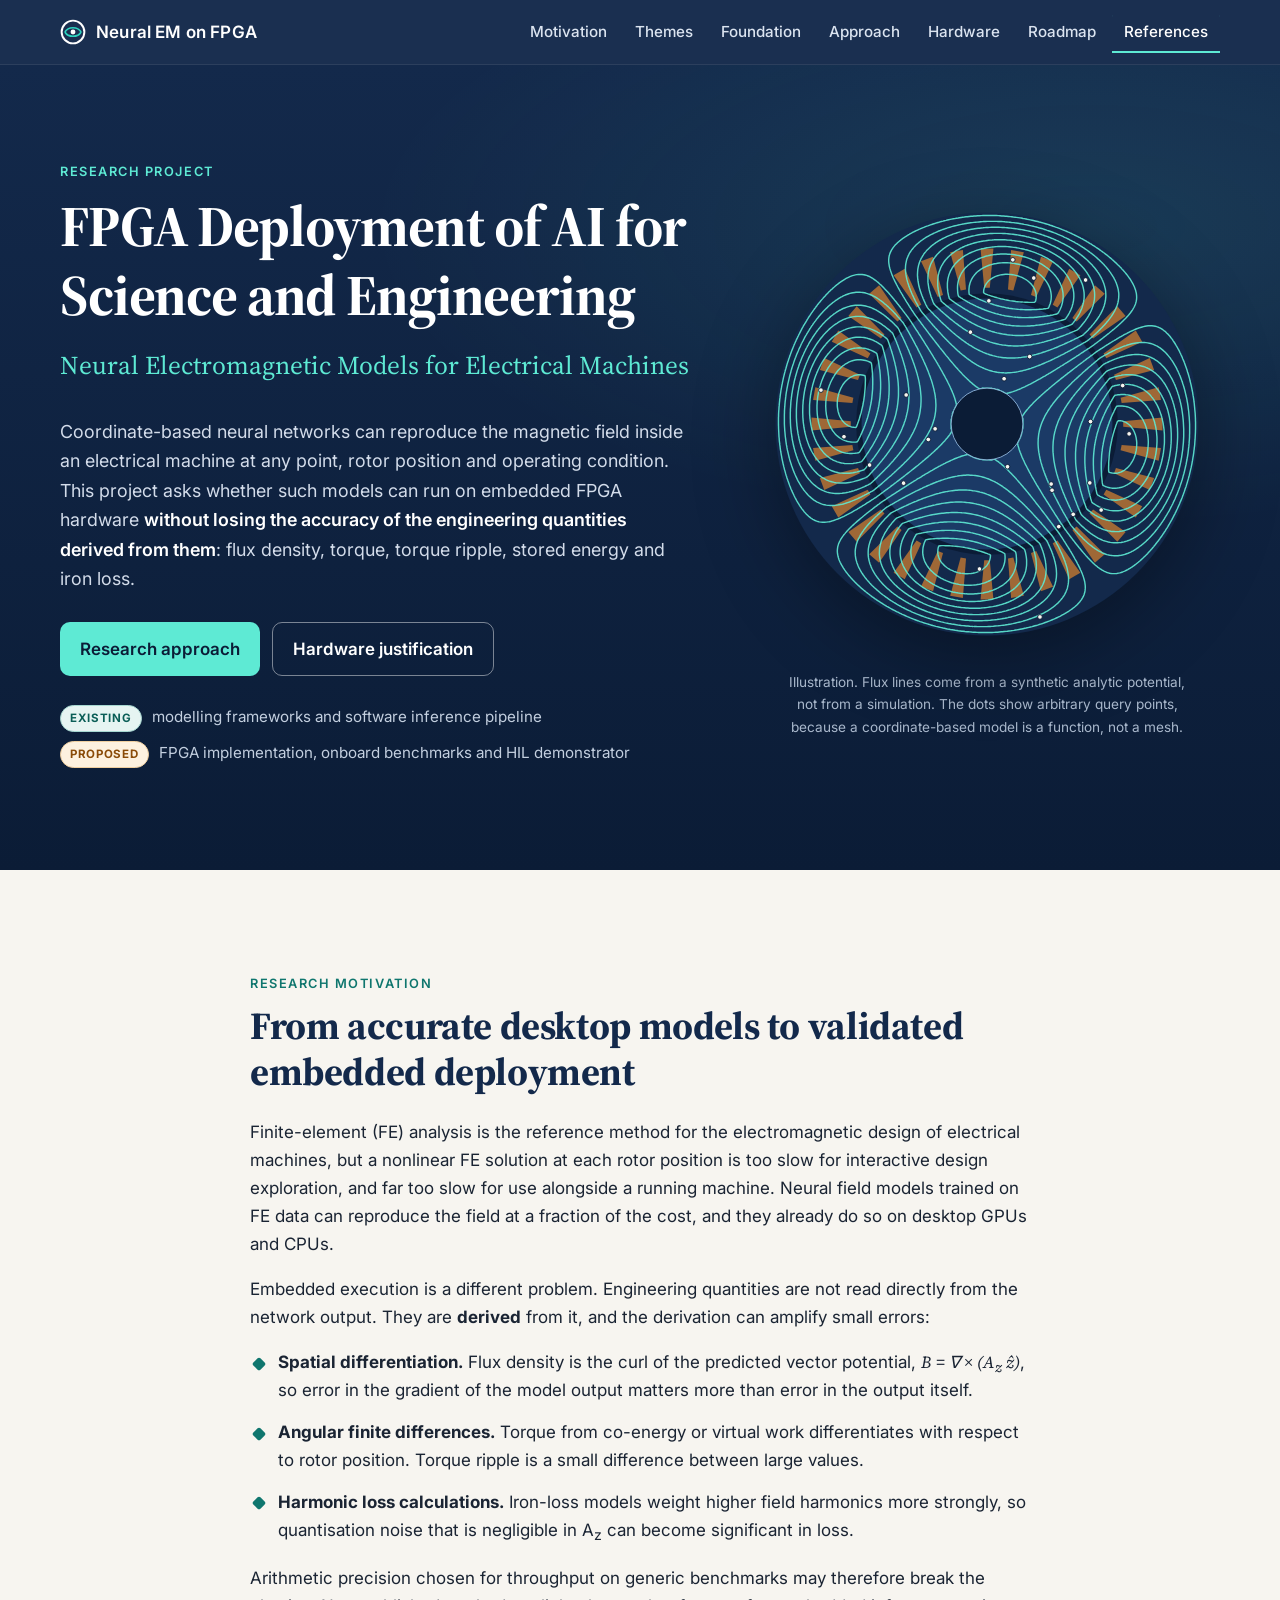
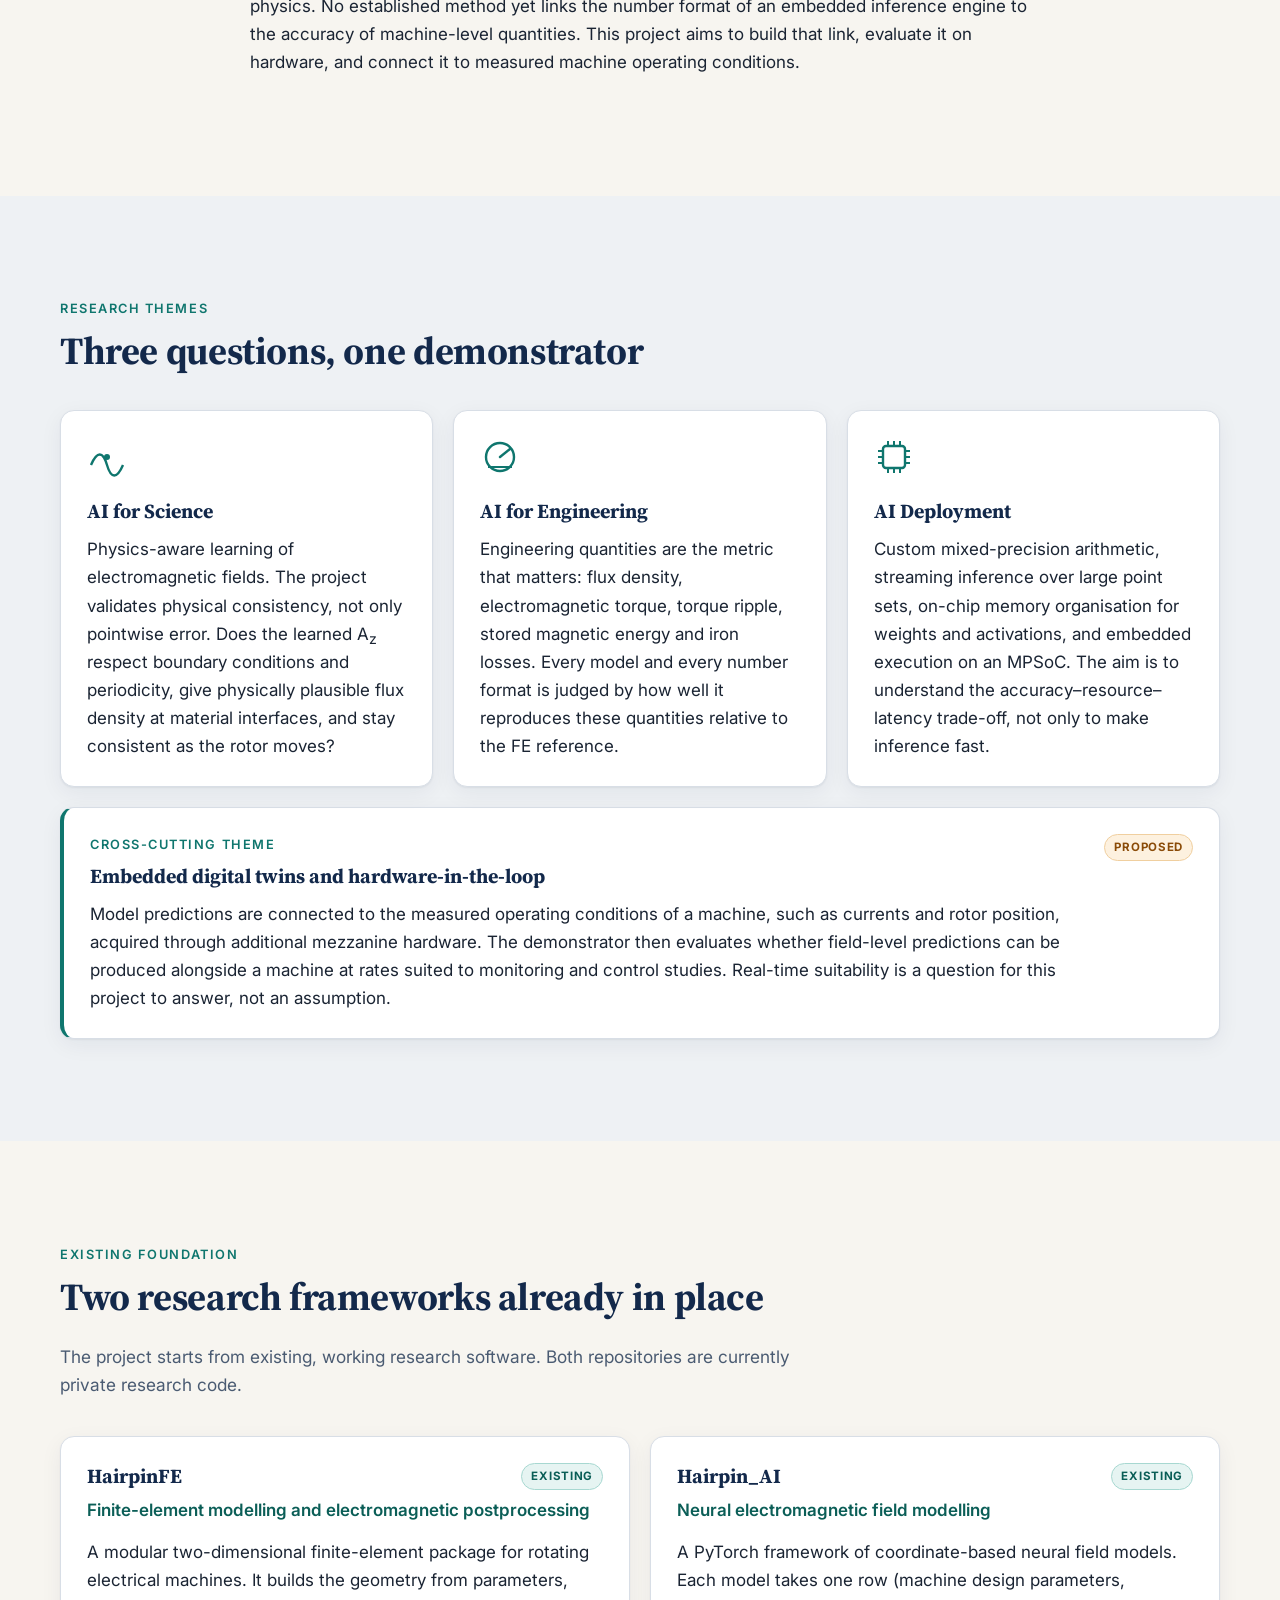
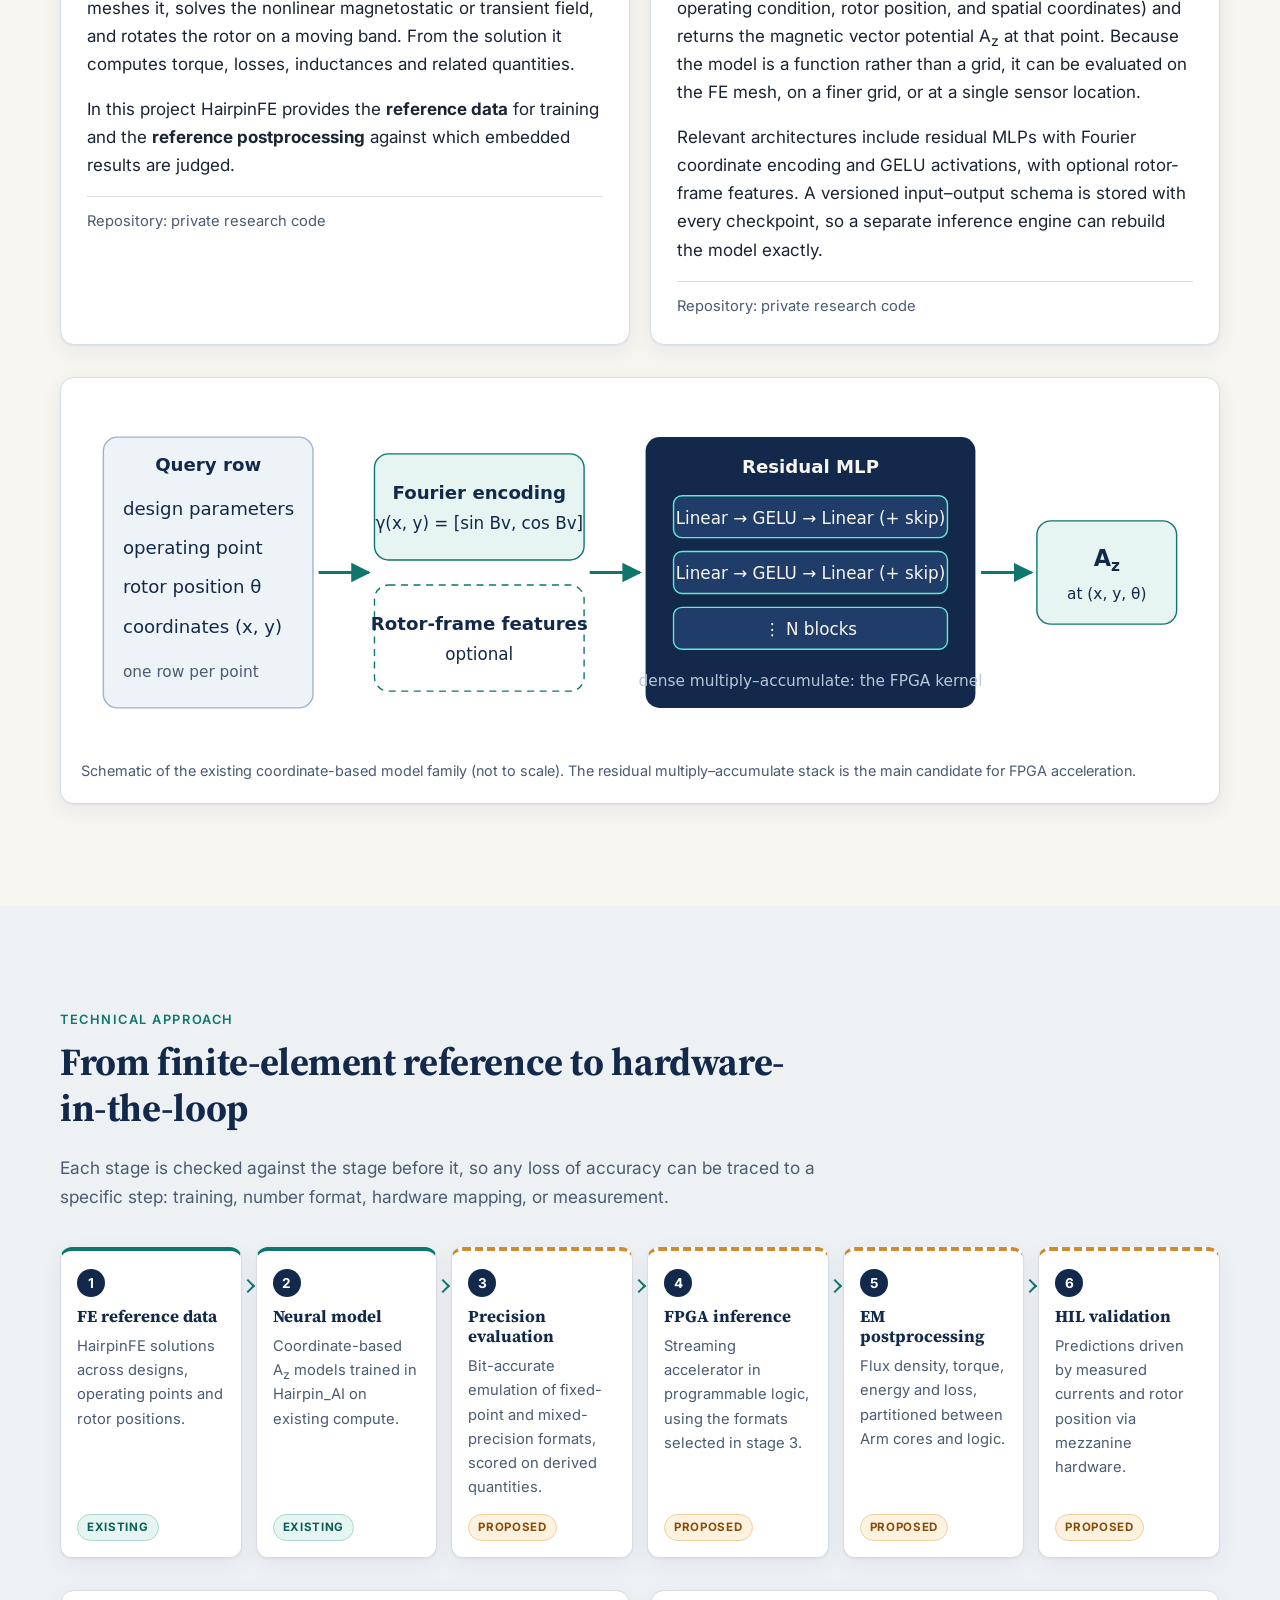
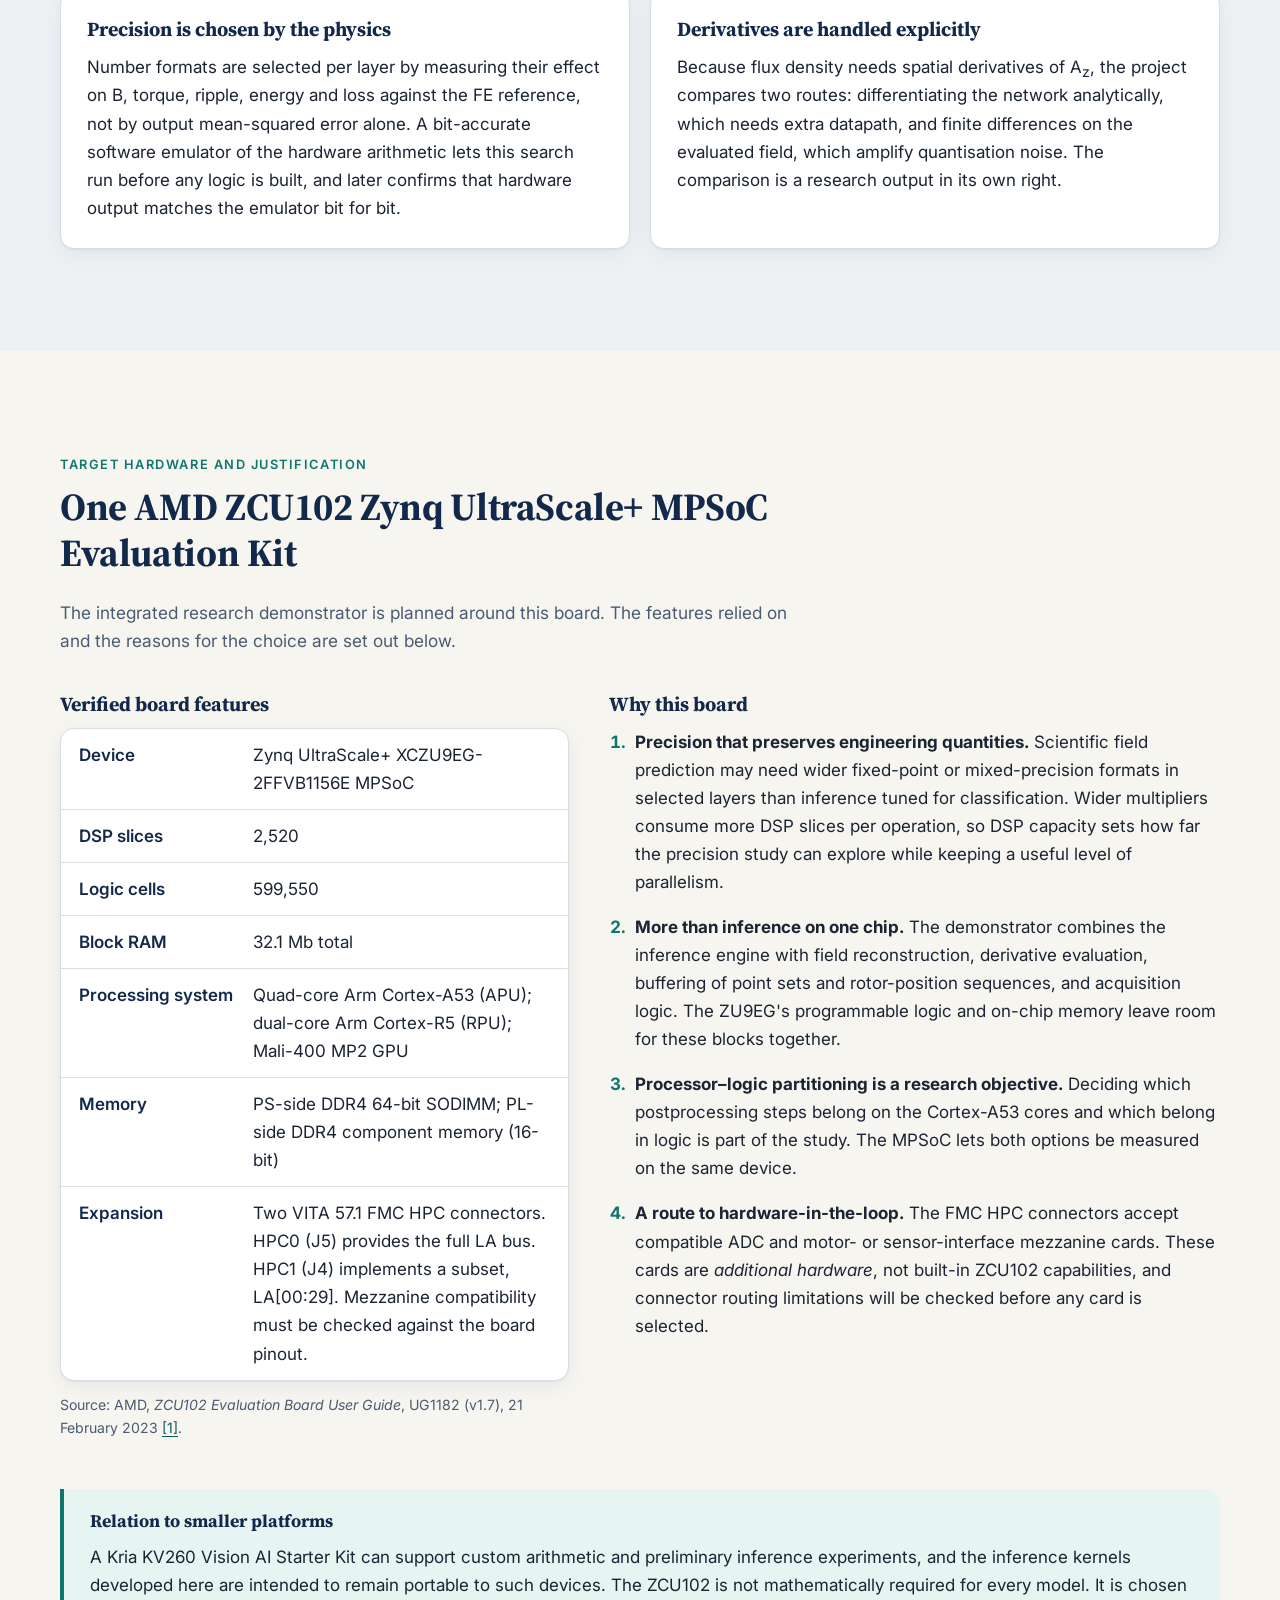
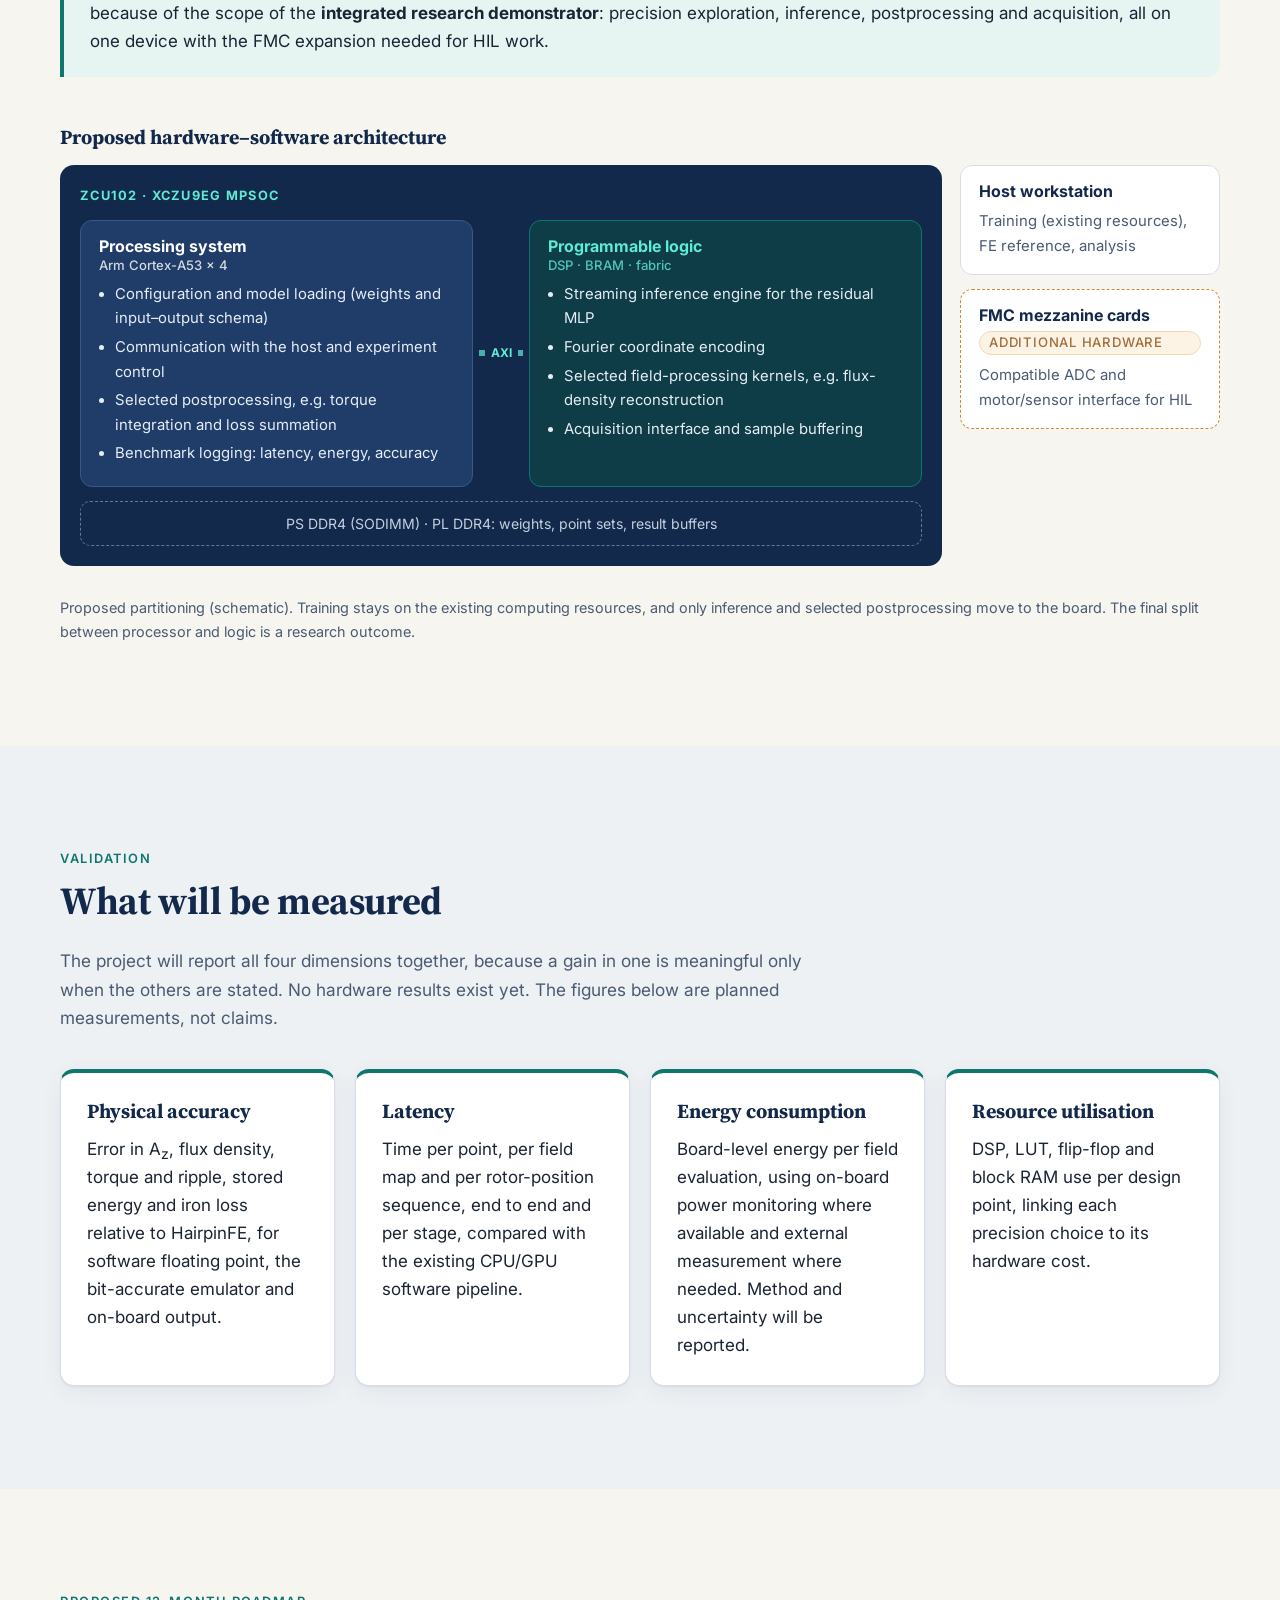
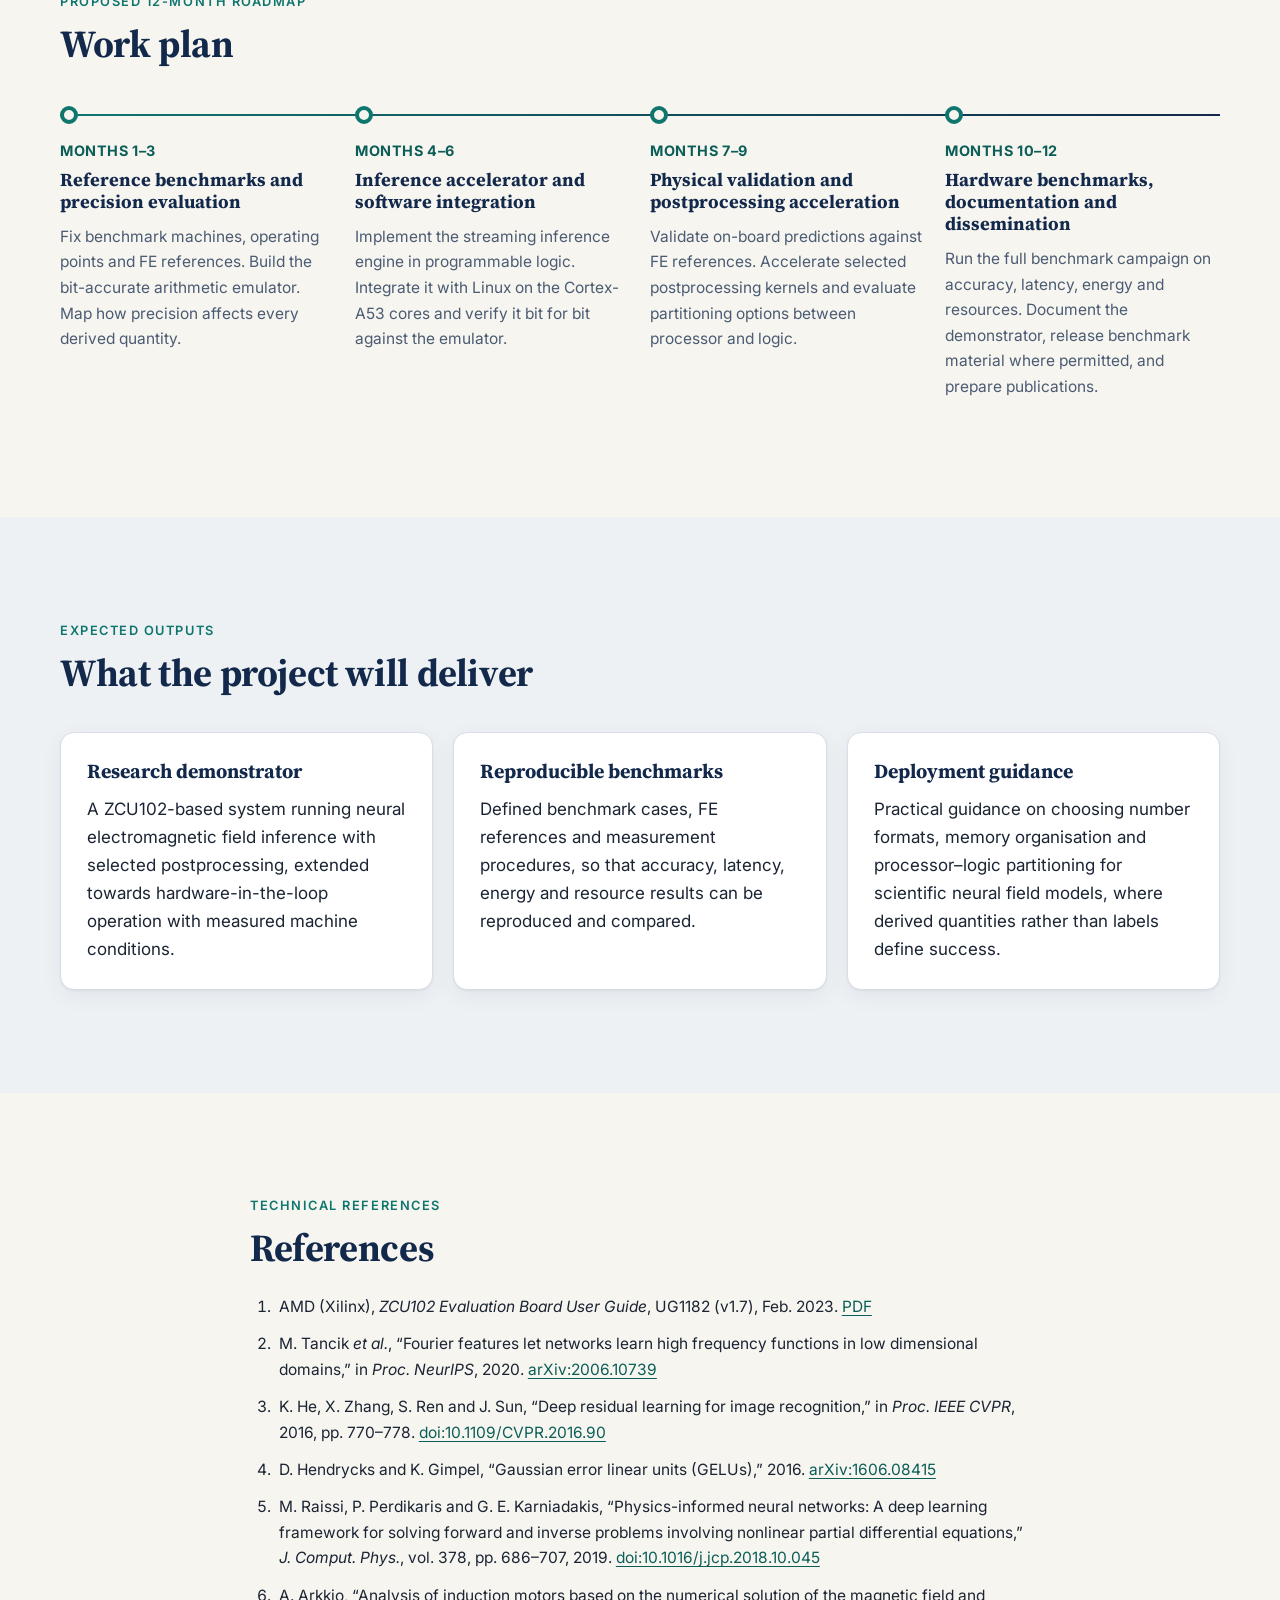
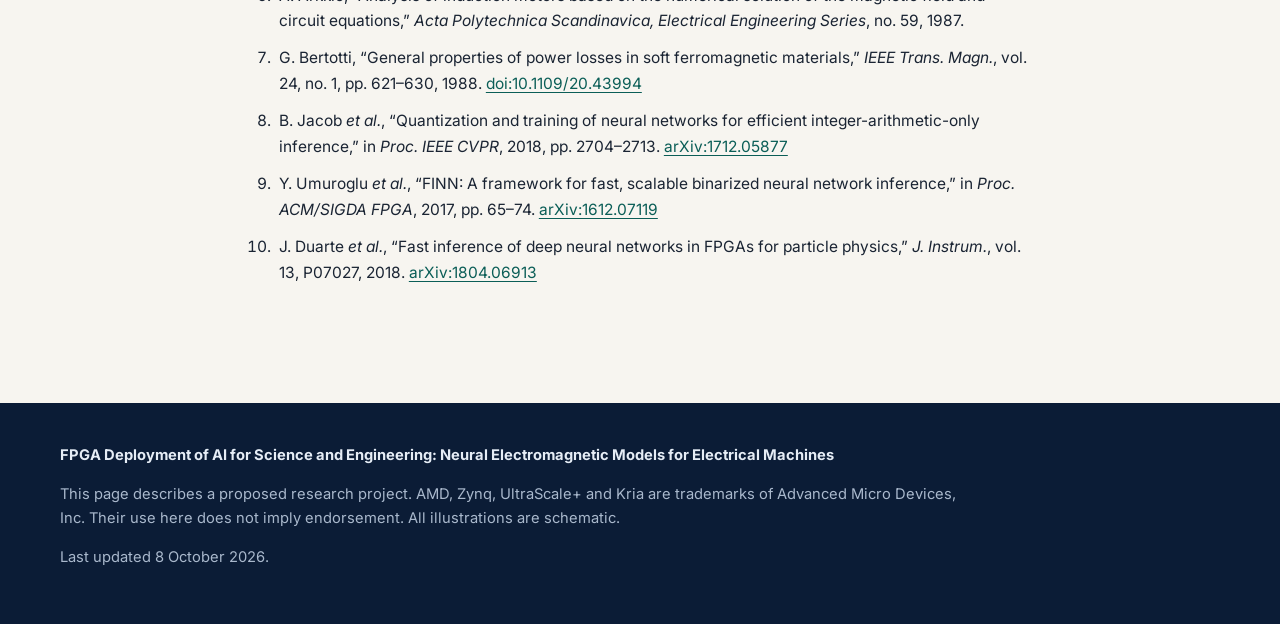
<file: index.html>
<!doctype html>
<html lang="en-GB">
<head>
<meta charset="utf-8">
<meta name="viewport" content="width=device-width, initial-scale=1">
<title>FPGA Deployment of Neural Electromagnetic Models for Electrical Machines</title>
<meta name="description" content="Research project on deploying coordinate-based neural electromagnetic field models for electrical machines on AMD Zynq UltraScale+ FPGA hardware: precision-aware inference, electromagnetic postprocessing, and a hardware-in-the-loop demonstrator.">
<meta name="theme-color" content="#13294b">
<link rel="icon" href="assets/img/favicon.svg" type="image/svg+xml">

<meta property="og:type" content="website">
<meta property="og:title" content="FPGA Deployment of AI for Science and Engineering">
<meta property="og:description" content="Neural electromagnetic models for electrical machines, from finite-element reference data to precision-aware FPGA inference and hardware-in-the-loop validation.">
<meta property="og:image" content="https://zwl20085.github.io/fpga-neural-em/assets/img/og-image.png">
<meta property="og:image:alt" content="Project title beside an illustrated machine cross-section with flux lines.">
<meta property="og:url" content="https://zwl20085.github.io/fpga-neural-em/">
<meta name="twitter:card" content="summary_large_image">

<link rel="preconnect" href="https://fonts.googleapis.com">
<link rel="preconnect" href="https://fonts.gstatic.com" crossorigin>
<link href="https://fonts.googleapis.com/css2?family=Inter:wght@400;500;600;700&family=Source+Serif+4:opsz,wght@8..60,500;8..60,600;8..60,700&display=swap" rel="stylesheet">
<link rel="stylesheet" href="assets/css/style.css">
</head>
<body>
<a class="skip-link" href="#main">Skip to content</a>

<header class="site-header">
  <nav class="nav wrap" aria-label="Primary">
    <a class="brand" href="#top">
      <svg aria-hidden="true" width="26" height="26" viewBox="0 0 32 32"><circle cx="16" cy="16" r="14" fill="none" stroke="currentColor" stroke-width="2.4"/><path d="M6 16c4-7 16-7 20 0M6 16c4 7 16 7 20 0" fill="none" stroke="#2dd4bf" stroke-width="2"/><circle cx="16" cy="16" r="3" fill="currentColor"/></svg>
      <span>Neural EM on FPGA</span>
    </a>
    <button class="nav-toggle" type="button" aria-expanded="false" aria-controls="nav-menu">
      <span class="visually-hidden">Menu</span>
      <svg aria-hidden="true" width="22" height="22" viewBox="0 0 24 24"><path d="M3 6h18M3 12h18M3 18h18" stroke="currentColor" stroke-width="2" stroke-linecap="round"/></svg>
    </button>
    <ul id="nav-menu" class="nav-menu">
      <li><a href="#motivation">Motivation</a></li>
      <li><a href="#themes">Themes</a></li>
      <li><a href="#foundation">Foundation</a></li>
      <li><a href="#approach">Approach</a></li>
      <li><a href="#hardware">Hardware</a></li>
      <li><a href="#roadmap">Roadmap</a></li>
      <li><a href="#references">References</a></li>
    </ul>
  </nav>
</header>

<main id="main">
<!-- HERO ---------------------------------------------------------------- -->
<section class="hero" id="top" aria-labelledby="hero-title">
  <div class="wrap hero-grid">
    <div class="hero-copy">
      <p class="eyebrow">Research project</p>
      <h1 id="hero-title">FPGA Deployment of AI for Science and Engineering</h1>
      <p class="subtitle">Neural Electromagnetic Models for Electrical Machines</p>
      <p class="lede">Coordinate-based neural networks can reproduce the magnetic field inside an electrical machine at any point, rotor position and operating condition. This project asks whether such models can run on embedded FPGA hardware <em>without losing the accuracy of the engineering quantities derived from them</em>: flux density, torque, torque ripple, stored energy and iron loss.</p>
      <div class="cta">
        <a class="btn btn-primary" href="#approach">Research approach</a>
        <a class="btn btn-ghost" href="#hardware">Hardware justification</a>
      </div>
      <ul class="status-key" aria-label="Status key used on this page">
        <li><span class="tag tag-existing">Existing</span> modelling frameworks and software inference pipeline</li>
        <li><span class="tag tag-proposed">Proposed</span> FPGA implementation, onboard benchmarks and HIL demonstrator</li>
      </ul>
    </div>
    <figure class="hero-figure">
      <img src="assets/img/hero-field.svg" width="520" height="520" alt="Illustration of a four-pole electrical machine cross-section with 36 stator slots; teal flux lines circulate between rotor poles and the stator yoke, and scattered dots mark arbitrary points where a neural field model can be queried.">
      <figcaption>Illustration. Flux lines come from a synthetic analytic potential, not from a simulation. The dots show arbitrary query points, because a coordinate-based model is a function, not a mesh.</figcaption>
    </figure>
  </div>
</section>

<!-- MOTIVATION ------------------------------------------------------------ -->
<section id="motivation" class="section" aria-labelledby="motivation-title">
  <div class="wrap narrow reveal">
    <p class="eyebrow">Research motivation</p>
    <h2 id="motivation-title">From accurate desktop models to validated embedded deployment</h2>
    <p>Finite-element (FE) analysis is the reference method for the electromagnetic design of electrical machines, but a nonlinear FE solution at each rotor position is too slow for interactive design exploration, and far too slow for use alongside a running machine. Neural field models trained on FE data can reproduce the field at a fraction of the cost, and they already do so on desktop GPUs and CPUs.</p>
    <p>Embedded execution is a different problem. Engineering quantities are not read directly from the network output. They are <strong>derived</strong> from it, and the derivation can amplify small errors:</p>
    <ul class="ticks">
      <li><strong>Spatial differentiation.</strong> Flux density is the curl of the predicted vector potential, <span class="math">B = ∇ × (A<sub>z</sub> ẑ)</span>, so error in the gradient of the model output matters more than error in the output itself.</li>
      <li><strong>Angular finite differences.</strong> Torque from co-energy or virtual work differentiates with respect to rotor position. Torque ripple is a small difference between large values.</li>
      <li><strong>Harmonic loss calculations.</strong> Iron-loss models weight higher field harmonics more strongly, so quantisation noise that is negligible in A<sub>z</sub> can become significant in loss.</li>
    </ul>
    <p>Arithmetic precision chosen for throughput on generic benchmarks may therefore break the physics. No established method yet links the number format of an embedded inference engine to the accuracy of machine-level quantities. This project aims to build that link, evaluate it on hardware, and connect it to measured machine operating conditions.</p>
  </div>
</section>

<!-- THEMES ---------------------------------------------------------------- -->
<section id="themes" class="section tint" aria-labelledby="themes-title">
  <div class="wrap">
    <div class="section-head reveal">
      <p class="eyebrow">Research themes</p>
      <h2 id="themes-title">Three questions, one demonstrator</h2>
    </div>
    <div class="cards three">
      <article class="card reveal">
        <svg class="card-icon" aria-hidden="true" viewBox="0 0 40 40"><path d="M4 28c6-14 12-14 16 0s10 14 16 0" fill="none" stroke="currentColor" stroke-width="2.4"/><circle cx="20" cy="20" r="3" fill="currentColor"/></svg>
        <h3>AI for Science</h3>
        <p>Physics-aware learning of electromagnetic fields. The project validates physical consistency, not only pointwise error. Does the learned A<sub>z</sub> respect boundary conditions and periodicity, give physically plausible flux density at material interfaces, and stay consistent as the rotor moves?</p>
      </article>
      <article class="card reveal">
        <svg class="card-icon" aria-hidden="true" viewBox="0 0 40 40"><circle cx="20" cy="20" r="14" fill="none" stroke="currentColor" stroke-width="2.4"/><path d="M20 20 30 12" stroke="currentColor" stroke-width="2.4" stroke-linecap="round"/><path d="M8 30h24" stroke="currentColor" stroke-width="2"/></svg>
        <h3>AI for Engineering</h3>
        <p>Engineering quantities are the metric that matters: flux density, electromagnetic torque, torque ripple, stored magnetic energy and iron losses. Every model and every number format is judged by how well it reproduces these quantities relative to the FE reference.</p>
      </article>
      <article class="card reveal">
        <svg class="card-icon" aria-hidden="true" viewBox="0 0 40 40"><rect x="9" y="9" width="22" height="22" rx="3" fill="none" stroke="currentColor" stroke-width="2.4"/><path d="M14 4v5M20 4v5M26 4v5M14 31v5M20 31v5M26 31v5M4 14h5M4 20h5M4 26h5M31 14h5M31 20h5M31 26h5" stroke="currentColor" stroke-width="2"/></svg>
        <h3>AI Deployment</h3>
        <p>Custom mixed-precision arithmetic, streaming inference over large point sets, on-chip memory organisation for weights and activations, and embedded execution on an MPSoC. The aim is to understand the accuracy–resource–latency trade-off, not only to make inference fast.</p>
      </article>
    </div>
    <article class="card wide reveal">
      <div>
        <p class="eyebrow">Cross-cutting theme</p>
        <h3>Embedded digital twins and hardware-in-the-loop</h3>
        <p>Model predictions are connected to the measured operating conditions of a machine, such as currents and rotor position, acquired through additional mezzanine hardware. The demonstrator then evaluates whether field-level predictions can be produced alongside a machine at rates suited to monitoring and control studies. Real-time suitability is a question for this project to answer, not an assumption.</p>
      </div>
      <span class="tag tag-proposed">Proposed</span>
    </article>
  </div>
</section>

<!-- FOUNDATION ------------------------------------------------------------ -->
<section id="foundation" class="section" aria-labelledby="foundation-title">
  <div class="wrap">
    <div class="section-head reveal">
      <p class="eyebrow">Existing foundation</p>
      <h2 id="foundation-title">Two research frameworks already in place</h2>
      <p class="section-intro">The project starts from existing, working research software. Both repositories are currently private research code.</p>
    </div>
    <div class="cards two">
      <article class="card reveal">
        <div class="card-top"><h3>HairpinFE</h3><span class="tag tag-existing">Existing</span></div>
        <p class="kicker">Finite-element modelling and electromagnetic postprocessing</p>
        <p>A modular two-dimensional finite-element package for rotating electrical machines. It builds the geometry from parameters, meshes it, solves the nonlinear magnetostatic or transient field, and rotates the rotor on a moving band. From the solution it computes torque, losses, inductances and related quantities.</p>
        <p>In this project HairpinFE provides the <strong>reference data</strong> for training and the <strong>reference postprocessing</strong> against which embedded results are judged.</p>
        <p class="repo" id="cfg-repo-fe"><span class="muted">Repository: private research code</span></p>
      </article>
      <article class="card reveal">
        <div class="card-top"><h3>Hairpin_AI</h3><span class="tag tag-existing">Existing</span></div>
        <p class="kicker">Neural electromagnetic field modelling</p>
        <p>A PyTorch framework of coordinate-based neural field models. Each model takes one row (machine design parameters, operating condition, rotor position, and spatial coordinates) and returns the magnetic vector potential A<sub>z</sub> at that point. Because the model is a function rather than a grid, it can be evaluated on the FE mesh, on a finer grid, or at a single sensor location.</p>
        <p>Relevant architectures include residual MLPs with Fourier coordinate encoding and GELU activations, with optional rotor-frame features. A versioned input–output schema is stored with every checkpoint, so a separate inference engine can rebuild the model exactly.</p>
        <p class="repo" id="cfg-repo-ai"><span class="muted">Repository: private research code</span></p>
      </article>
    </div>
    <figure class="diagram reveal">
      <img src="assets/img/model-datapath.svg" width="800" height="250" alt="Schematic of the neural field model: a query row of design parameters, operating point, rotor position and coordinates passes through a Fourier encoding and optional rotor-frame features, then a stack of residual blocks (Linear, GELU, Linear, with skip connection), producing Az at the queried point.">
      <figcaption>Schematic of the existing coordinate-based model family (not to scale). The residual multiply–accumulate stack is the main candidate for FPGA acceleration.</figcaption>
    </figure>
  </div>
</section>

<!-- APPROACH -------------------------------------------------------------- -->
<section id="approach" class="section tint" aria-labelledby="approach-title">
  <div class="wrap">
    <div class="section-head reveal">
      <p class="eyebrow">Technical approach</p>
      <h2 id="approach-title">From finite-element reference to hardware-in-the-loop</h2>
      <p class="section-intro">Each stage is checked against the stage before it, so any loss of accuracy can be traced to a specific step: training, number format, hardware mapping, or measurement.</p>
    </div>
    <ol class="pipeline reveal" aria-label="Research pipeline">
      <li class="stage existing">
        <span class="step">1</span>
        <h3>FE reference data</h3>
        <p>HairpinFE solutions across designs, operating points and rotor positions.</p>
        <span class="tag tag-existing">Existing</span>
      </li>
      <li class="stage existing">
        <span class="step">2</span>
        <h3>Neural model</h3>
        <p>Coordinate-based A<sub>z</sub> models trained in Hairpin_AI on existing compute.</p>
        <span class="tag tag-existing">Existing</span>
      </li>
      <li class="stage proposed">
        <span class="step">3</span>
        <h3>Precision evaluation</h3>
        <p>Bit-accurate emulation of fixed-point and mixed-precision formats, scored on derived quantities.</p>
        <span class="tag tag-proposed">Proposed</span>
      </li>
      <li class="stage proposed">
        <span class="step">4</span>
        <h3>FPGA inference</h3>
        <p>Streaming accelerator in programmable logic, using the formats selected in stage 3.</p>
        <span class="tag tag-proposed">Proposed</span>
      </li>
      <li class="stage proposed">
        <span class="step">5</span>
        <h3>EM postprocessing</h3>
        <p>Flux density, torque, energy and loss, partitioned between Arm cores and logic.</p>
        <span class="tag tag-proposed">Proposed</span>
      </li>
      <li class="stage proposed">
        <span class="step">6</span>
        <h3>HIL validation</h3>
        <p>Predictions driven by measured currents and rotor position via mezzanine hardware.</p>
        <span class="tag tag-proposed">Proposed</span>
      </li>
    </ol>

    <div class="cards two approach-detail">
      <article class="card reveal">
        <h3>Precision is chosen by the physics</h3>
        <p>Number formats are selected per layer by measuring their effect on B, torque, ripple, energy and loss against the FE reference, not by output mean-squared error alone. A bit-accurate software emulator of the hardware arithmetic lets this search run before any logic is built, and later confirms that hardware output matches the emulator bit for bit.</p>
      </article>
      <article class="card reveal">
        <h3>Derivatives are handled explicitly</h3>
        <p>Because flux density needs spatial derivatives of A<sub>z</sub>, the project compares two routes: differentiating the network analytically, which needs extra datapath, and finite differences on the evaluated field, which amplify quantisation noise. The comparison is a research output in its own right.</p>
      </article>
    </div>
  </div>
</section>

<!-- HARDWARE -------------------------------------------------------------- -->
<section id="hardware" class="section" aria-labelledby="hardware-title">
  <div class="wrap">
    <div class="section-head reveal">
      <p class="eyebrow">Target hardware and justification</p>
      <h2 id="hardware-title">One AMD ZCU102 Zynq UltraScale+ MPSoC Evaluation Kit</h2>
      <p class="section-intro">The integrated research demonstrator is planned around this board. The features relied on and the reasons for the choice are set out below.</p>
    </div>

    <div class="hw-grid">
      <div class="reveal">
        <h3>Verified board features</h3>
        <dl class="spec">
          <div><dt>Device</dt><dd>Zynq UltraScale+ XCZU9EG-2FFVB1156E MPSoC</dd></div>
          <div><dt>DSP slices</dt><dd>2,520</dd></div>
          <div><dt>Logic cells</dt><dd>599,550</dd></div>
          <div><dt>Block RAM</dt><dd>32.1 Mb total</dd></div>
          <div><dt>Processing system</dt><dd>Quad-core Arm Cortex-A53 (APU); dual-core Arm Cortex-R5 (RPU); Mali-400 MP2 GPU</dd></div>
          <div><dt>Memory</dt><dd>PS-side DDR4 64-bit SODIMM; PL-side DDR4 component memory (16-bit)</dd></div>
          <div><dt>Expansion</dt><dd>Two VITA 57.1 FMC HPC connectors. HPC0 (J5) provides the full LA bus. HPC1 (J4) implements a subset, LA[00:29]. Mezzanine compatibility must be checked against the board pinout.</dd></div>
        </dl>
        <p class="source">Source: AMD, <cite>ZCU102 Evaluation Board User Guide</cite>, UG1182 (v1.7), 21 February 2023 <a href="#ref-ug1182">[1]</a>.</p>
      </div>

      <div class="reveal">
        <h3>Why this board</h3>
        <ol class="reasons">
          <li><strong>Precision that preserves engineering quantities.</strong> Scientific field prediction may need wider fixed-point or mixed-precision formats in selected layers than inference tuned for classification. Wider multipliers consume more DSP slices per operation, so DSP capacity sets how far the precision study can explore while keeping a useful level of parallelism.</li>
          <li><strong>More than inference on one chip.</strong> The demonstrator combines the inference engine with field reconstruction, derivative evaluation, buffering of point sets and rotor-position sequences, and acquisition logic. The ZU9EG's programmable logic and on-chip memory leave room for these blocks together.</li>
          <li><strong>Processor–logic partitioning is a research objective.</strong> Deciding which postprocessing steps belong on the Cortex-A53 cores and which belong in logic is part of the study. The MPSoC lets both options be measured on the same device.</li>
          <li><strong>A route to hardware-in-the-loop.</strong> The FMC HPC connectors accept compatible ADC and motor- or sensor-interface mezzanine cards. These cards are <em>additional hardware</em>, not built-in ZCU102 capabilities, and connector routing limitations will be checked before any card is selected.</li>
        </ol>
      </div>
    </div>

    <aside class="note reveal" aria-labelledby="kv260-title">
      <h3 id="kv260-title">Relation to smaller platforms</h3>
      <p>A Kria KV260 Vision AI Starter Kit can support custom arithmetic and preliminary inference experiments, and the inference kernels developed here are intended to remain portable to such devices. The ZCU102 is not mathematically required for every model. It is chosen because of the scope of the <strong>integrated research demonstrator</strong>: precision exploration, inference, postprocessing and acquisition, all on one device with the FMC expansion needed for HIL work.</p>
    </aside>

    <h3 class="arch-title reveal" id="arch-title">Proposed hardware–software architecture</h3>
    <figure class="arch reveal" aria-labelledby="arch-title">
      <div class="arch-board">
        <p class="arch-label">ZCU102 · XCZU9EG MPSoC</p>
        <div class="arch-cols">
          <div class="arch-block ps">
            <h4>Processing system <span>Arm Cortex-A53 × 4</span></h4>
            <ul>
              <li>Configuration and model loading (weights and input–output schema)</li>
              <li>Communication with the host and experiment control</li>
              <li>Selected postprocessing, e.g. torque integration and loss summation</li>
              <li>Benchmark logging: latency, energy, accuracy</li>
            </ul>
          </div>
          <div class="arch-bus" aria-hidden="true"><span>AXI</span></div>
          <div class="arch-block pl">
            <h4>Programmable logic <span>DSP · BRAM · fabric</span></h4>
            <ul>
              <li>Streaming inference engine for the residual MLP</li>
              <li>Fourier coordinate encoding</li>
              <li>Selected field-processing kernels, e.g. flux-density reconstruction</li>
              <li>Acquisition interface and sample buffering</li>
            </ul>
          </div>
        </div>
        <div class="arch-mem">PS DDR4 (SODIMM) · PL DDR4: weights, point sets, result buffers</div>
      </div>
      <div class="arch-ext">
        <div class="arch-block ext">
          <h4>Host workstation</h4>
          <p>Training (existing resources), FE reference, analysis</p>
        </div>
        <div class="arch-block ext add">
          <h4>FMC mezzanine cards <span class="tag tag-proposed">Additional hardware</span></h4>
          <p>Compatible ADC and motor/sensor interface for HIL</p>
        </div>
      </div>
      <figcaption>Proposed partitioning (schematic). Training stays on the existing computing resources, and only inference and selected postprocessing move to the board. The final split between processor and logic is a research outcome.</figcaption>
    </figure>
  </div>
</section>

<!-- VALIDATION ------------------------------------------------------------ -->
<section id="validation" class="section tint" aria-labelledby="validation-title">
  <div class="wrap">
    <div class="section-head reveal">
      <p class="eyebrow">Validation</p>
      <h2 id="validation-title">What will be measured</h2>
      <p class="section-intro">The project will report all four dimensions together, because a gain in one is meaningful only when the others are stated. No hardware results exist yet. The figures below are planned measurements, not claims.</p>
    </div>
    <div class="cards four">
      <article class="card metric reveal">
        <h3>Physical accuracy</h3>
        <p>Error in A<sub>z</sub>, flux density, torque and ripple, stored energy and iron loss relative to HairpinFE, for software floating point, the bit-accurate emulator and on-board output.</p>
      </article>
      <article class="card metric reveal">
        <h3>Latency</h3>
        <p>Time per point, per field map and per rotor-position sequence, end to end and per stage, compared with the existing CPU/GPU software pipeline.</p>
      </article>
      <article class="card metric reveal">
        <h3>Energy consumption</h3>
        <p>Board-level energy per field evaluation, using on-board power monitoring where available and external measurement where needed. Method and uncertainty will be reported.</p>
      </article>
      <article class="card metric reveal">
        <h3>Resource utilisation</h3>
        <p>DSP, LUT, flip-flop and block RAM use per design point, linking each precision choice to its hardware cost.</p>
      </article>
    </div>
  </div>
</section>

<!-- ROADMAP --------------------------------------------------------------- -->
<section id="roadmap" class="section" aria-labelledby="roadmap-title">
  <div class="wrap">
    <div class="section-head reveal">
      <p class="eyebrow">Proposed 12-month roadmap</p>
      <h2 id="roadmap-title">Work plan</h2>
    </div>
    <ol class="timeline">
      <li class="reveal">
        <p class="when">Months 1–3</p>
        <h3>Reference benchmarks and precision evaluation</h3>
        <p>Fix benchmark machines, operating points and FE references. Build the bit-accurate arithmetic emulator. Map how precision affects every derived quantity.</p>
      </li>
      <li class="reveal">
        <p class="when">Months 4–6</p>
        <h3>Inference accelerator and software integration</h3>
        <p>Implement the streaming inference engine in programmable logic. Integrate it with Linux on the Cortex-A53 cores and verify it bit for bit against the emulator.</p>
      </li>
      <li class="reveal">
        <p class="when">Months 7–9</p>
        <h3>Physical validation and postprocessing acceleration</h3>
        <p>Validate on-board predictions against FE references. Accelerate selected postprocessing kernels and evaluate partitioning options between processor and logic.</p>
      </li>
      <li class="reveal">
        <p class="when">Months 10–12</p>
        <h3>Hardware benchmarks, documentation and dissemination</h3>
        <p>Run the full benchmark campaign on accuracy, latency, energy and resources. Document the demonstrator, release benchmark material where permitted, and prepare publications.</p>
      </li>
    </ol>
  </div>
</section>

<!-- OUTPUTS --------------------------------------------------------------- -->
<section id="outputs" class="section tint" aria-labelledby="outputs-title">
  <div class="wrap">
    <div class="section-head reveal">
      <p class="eyebrow">Expected outputs</p>
      <h2 id="outputs-title">What the project will deliver</h2>
    </div>
    <div class="cards three">
      <article class="card reveal">
        <h3>Research demonstrator</h3>
        <p>A ZCU102-based system running neural electromagnetic field inference with selected postprocessing, extended towards hardware-in-the-loop operation with measured machine conditions.</p>
      </article>
      <article class="card reveal">
        <h3>Reproducible benchmarks</h3>
        <p>Defined benchmark cases, FE references and measurement procedures, so that accuracy, latency, energy and resource results can be reproduced and compared.</p>
      </article>
      <article class="card reveal">
        <h3>Deployment guidance</h3>
        <p>Practical guidance on choosing number formats, memory organisation and processor–logic partitioning for scientific neural field models, where derived quantities rather than labels define success.</p>
      </article>
    </div>
  </div>
</section>

<!-- REFERENCES ------------------------------------------------------------ -->
<section id="references" class="section" aria-labelledby="references-title">
  <div class="wrap narrow">
    <p class="eyebrow">Technical references</p>
    <h2 id="references-title">References</h2>
    <ol class="refs">
      <li id="ref-ug1182">AMD (Xilinx), <cite>ZCU102 Evaluation Board User Guide</cite>, UG1182 (v1.7), Feb. 2023. <a href="https://docs.amd.com/api/khub/documents/rt6tROKcAceWoROXFPMY5w/content" rel="noopener">PDF</a></li>
      <li>M. Tancik <i>et al.</i>, “Fourier features let networks learn high frequency functions in low dimensional domains,” in <cite>Proc. NeurIPS</cite>, 2020. <a href="https://arxiv.org/abs/2006.10739" rel="noopener">arXiv:2006.10739</a></li>
      <li>K. He, X. Zhang, S. Ren and J. Sun, “Deep residual learning for image recognition,” in <cite>Proc. IEEE CVPR</cite>, 2016, pp. 770–778. <a href="https://doi.org/10.1109/CVPR.2016.90" rel="noopener">doi:10.1109/CVPR.2016.90</a></li>
      <li>D. Hendrycks and K. Gimpel, “Gaussian error linear units (GELUs),” 2016. <a href="https://arxiv.org/abs/1606.08415" rel="noopener">arXiv:1606.08415</a></li>
      <li>M. Raissi, P. Perdikaris and G. E. Karniadakis, “Physics-informed neural networks: A deep learning framework for solving forward and inverse problems involving nonlinear partial differential equations,” <cite>J. Comput. Phys.</cite>, vol. 378, pp. 686–707, 2019. <a href="https://doi.org/10.1016/j.jcp.2018.10.045" rel="noopener">doi:10.1016/j.jcp.2018.10.045</a></li>
      <li>A. Arkkio, “Analysis of induction motors based on the numerical solution of the magnetic field and circuit equations,” <cite>Acta Polytechnica Scandinavica, Electrical Engineering Series</cite>, no. 59, 1987.</li>
      <li>G. Bertotti, “General properties of power losses in soft ferromagnetic materials,” <cite>IEEE Trans. Magn.</cite>, vol. 24, no. 1, pp. 621–630, 1988. <a href="https://doi.org/10.1109/20.43994" rel="noopener">doi:10.1109/20.43994</a></li>
      <li>B. Jacob <i>et al.</i>, “Quantization and training of neural networks for efficient integer-arithmetic-only inference,” in <cite>Proc. IEEE CVPR</cite>, 2018, pp. 2704–2713. <a href="https://arxiv.org/abs/1712.05877" rel="noopener">arXiv:1712.05877</a></li>
      <li>Y. Umuroglu <i>et al.</i>, “FINN: A framework for fast, scalable binarized neural network inference,” in <cite>Proc. ACM/SIGDA FPGA</cite>, 2017, pp. 65–74. <a href="https://arxiv.org/abs/1612.07119" rel="noopener">arXiv:1612.07119</a></li>
      <li>J. Duarte <i>et al.</i>, “Fast inference of deep neural networks in FPGAs for particle physics,” <cite>J. Instrum.</cite>, vol. 13, P07027, 2018. <a href="https://arxiv.org/abs/1804.06913" rel="noopener">arXiv:1804.06913</a></li>
    </ol>
  </div>
</section>
</main>

<footer class="site-footer">
  <div class="wrap footer-grid">
    <p><strong>FPGA Deployment of AI for Science and Engineering: Neural Electromagnetic Models for Electrical Machines</strong></p>
    <p class="muted-inv">This page describes a proposed research project. AMD, Zynq, UltraScale+ and Kria are trademarks of Advanced Micro Devices, Inc. Their use here does not imply endorsement. All illustrations are schematic.</p>
    <p class="muted-inv">Last updated <span id="cfg-updated">8 October 2026</span>.</p>
  </div>
</footer>

<script src="assets/js/site-config.js"></script>
<script src="assets/js/main.js"></script>
</body>
</html>
</file>
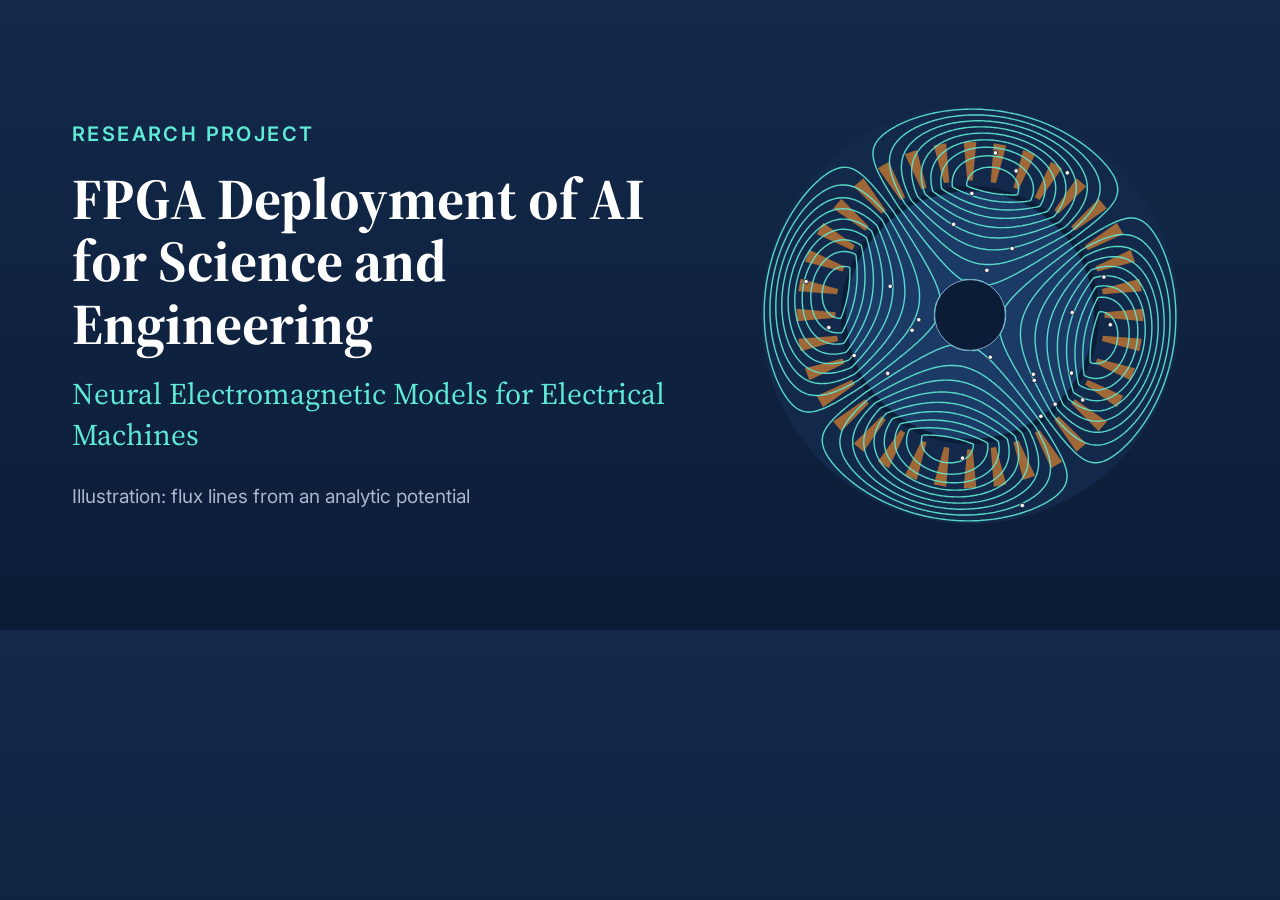
<file: tools/og-card.html>
<!doctype html><html><head><meta charset="utf-8">
<link href="https://fonts.googleapis.com/css2?family=Inter:wght@500;600&family=Source+Serif+4:opsz,wght@8..60,600;8..60,700&display=swap" rel="stylesheet">
<style>
body{margin:0;width:1200px;height:630px;background:linear-gradient(180deg,#13294b,#0b1c36);font-family:Inter,sans-serif;color:#e6edf6;display:flex;align-items:center;overflow:hidden}
.t{padding:0 0 0 72px;width:700px}
.e{color:#5eead4;font-weight:600;letter-spacing:.12em;text-transform:uppercase;font-size:20px;margin:0 0 22px}
h1{font-family:"Source Serif 4",serif;color:#fff;font-size:58px;line-height:1.08;margin:0 0 18px}
.s{font-family:"Source Serif 4",serif;color:#5eead4;font-size:30px;margin:0 0 30px}
.n{font-size:19px;color:#a9b8cc;margin:0}
img{width:460px;margin-left:10px}
</style></head><body>
<div class="t"><p class="e">Research project</p><h1>FPGA Deployment of AI for Science and Engineering</h1><p class="s">Neural Electromagnetic Models for Electrical Machines</p><p class="n">Illustration: flux lines from an analytic potential</p></div>
<img src="../assets/img/hero-field.svg" alt="">
</body></html>
</file>
<file: assets/css/style.css>
/* Neural EM on FPGA: restrained academic theme (navy, off-white, teal). */
:root {
  --navy: #13294b;
  --navy-deep: #0b1c36;
  --ink: #1a2433;
  --muted: #4a5b72;
  --paper: #f7f5f0;
  --tint: #eef1f4;
  --card: #ffffff;
  --line: #d8dee6;
  --teal: #0f766e;
  --teal-strong: #0b5e57;
  --teal-soft: #e6f4f2;
  --teal-bright: #5eead4;
  --amber: #8a4b08;
  --amber-soft: #fdf1df;
  --radius: 14px;
  --shadow: 0 1px 2px rgba(19, 41, 75, 0.06), 0 6px 22px rgba(19, 41, 75, 0.06);
  --serif: "Source Serif 4", Georgia, "Times New Roman", serif;
  --sans: Inter, "Segoe UI", system-ui, -apple-system, sans-serif;
  --header-h: 64px;
}

*, *::before, *::after { box-sizing: border-box; }
html { scroll-behavior: smooth; scroll-padding-top: calc(var(--header-h) + 12px); }
@media (prefers-reduced-motion: reduce) { html { scroll-behavior: auto; } }
body {
  margin: 0;
  font-family: var(--sans);
  font-size: 1.0625rem;
  line-height: 1.65;
  color: var(--ink);
  background: var(--paper);
  -webkit-font-smoothing: antialiased;
}
img { max-width: 100%; height: auto; display: block; }
a { color: var(--teal-strong); text-underline-offset: 3px; }
a:hover { color: var(--navy); }
:focus-visible { outline: 3px solid #f59e0b; outline-offset: 3px; border-radius: 4px; }
h1, h2, h3, h4 { font-family: var(--serif); color: var(--navy); line-height: 1.2; margin: 0 0 0.6em; }
h2 { font-size: clamp(1.7rem, 1.2rem + 1.8vw, 2.4rem); letter-spacing: -0.01em; }
h3 { font-size: 1.25rem; }
p { margin: 0 0 1em; }
sub { line-height: 0; }

.wrap { width: min(1160px, 100% - 32px); margin-inline: auto; }
.narrow { width: min(780px, 100% - 32px); }
.visually-hidden { position: absolute !important; width: 1px; height: 1px; overflow: hidden; clip: rect(0 0 0 0); white-space: nowrap; }
.skip-link { position: absolute; left: 12px; top: -60px; z-index: 100; background: var(--navy); color: #fff; padding: 10px 16px; border-radius: 8px; }
.skip-link:focus { top: 12px; }

.eyebrow { font-size: 0.8rem; font-weight: 600; letter-spacing: 0.12em; text-transform: uppercase; color: var(--teal); margin-bottom: 0.7em; }
.muted { color: var(--muted); }
.math { font-family: var(--serif); font-style: italic; white-space: nowrap; }

/* Header ----------------------------------------------------------------- */
.site-header {
  position: sticky; top: 0; z-index: 50;
  background: rgba(19, 41, 75, 0.97);
  color: #f7f5f0;
  border-bottom: 1px solid rgba(255, 255, 255, 0.08);
}
.nav { display: flex; align-items: center; justify-content: space-between; height: var(--header-h); }
.brand { display: inline-flex; align-items: center; gap: 10px; color: #fff; text-decoration: none; font-weight: 600; letter-spacing: 0.01em; }
.brand:hover { color: #fff; }
.nav-menu { display: flex; gap: 4px; list-style: none; margin: 0; padding: 0; }
.nav-menu a { display: block; padding: 8px 12px; border-radius: 8px; color: #dbe4f0; text-decoration: none; font-size: 0.95rem; font-weight: 500; }
.nav-menu a:hover { background: rgba(255, 255, 255, 0.08); color: #fff; }
.nav-menu a[aria-current="true"] { color: #fff; box-shadow: inset 0 -2px 0 var(--teal-bright); border-radius: 8px 8px 0 0; }
.nav-toggle { display: none; background: none; border: 1px solid rgba(255, 255, 255, 0.25); color: #fff; border-radius: 8px; padding: 8px; cursor: pointer; }

@media (max-width: 900px) {
  .nav-toggle { display: inline-flex; }
  .nav-menu {
    display: none; position: absolute; left: 0; right: 0; top: var(--header-h);
    flex-direction: column; padding: 8px 16px 16px; background: var(--navy);
    border-bottom: 1px solid rgba(255, 255, 255, 0.1);
  }
  .nav-menu.open { display: flex; }
  .nav-menu a { padding: 12px; }
  .nav-menu a[aria-current="true"] { box-shadow: inset 3px 0 0 var(--teal-bright); border-radius: 0 8px 8px 0; }
}

/* Hero ------------------------------------------------------------------- */
.hero {
  background:
    radial-gradient(1200px 500px at 85% 20%, rgba(94, 234, 212, 0.10), transparent 60%),
    linear-gradient(180deg, var(--navy) 0%, var(--navy-deep) 100%);
  color: #e6edf6;
  padding: clamp(48px, 8vw, 96px) 0 clamp(56px, 8vw, 104px);
}
.hero-grid { display: grid; grid-template-columns: 1.15fr 0.85fr; gap: clamp(32px, 5vw, 72px); align-items: center; }
.hero h1 { color: #fff; font-size: clamp(2.1rem, 1.3rem + 3.2vw, 3.6rem); letter-spacing: -0.02em; margin-bottom: 0.25em; }
.hero .subtitle { font-family: var(--serif); font-size: clamp(1.2rem, 1rem + 0.9vw, 1.6rem); color: var(--teal-bright); margin-bottom: 1.2em; }
.hero .eyebrow { color: var(--teal-bright); }
.hero .lede { font-size: 1.12rem; color: #d3dcea; max-width: 62ch; }
.hero .lede em { color: #fff; font-style: normal; font-weight: 600; }
.cta { display: flex; flex-wrap: wrap; gap: 12px; margin: 28px 0 28px; }
.btn { display: inline-flex; align-items: center; padding: 12px 20px; border-radius: 10px; font-weight: 600; text-decoration: none; transition: background-color 0.2s, color 0.2s, border-color 0.2s; }
.btn-primary { background: var(--teal-bright); color: var(--navy-deep); }
.btn-primary:hover { background: #99f6e4; color: var(--navy-deep); }
.btn-ghost { border: 1.5px solid rgba(255, 255, 255, 0.45); color: #fff; }
.btn-ghost:hover { border-color: #fff; background: rgba(255, 255, 255, 0.06); color: #fff; }
.status-key { list-style: none; padding: 0; margin: 0; display: grid; gap: 8px; font-size: 0.95rem; color: #c3cfdf; }
.status-key li { display: flex; gap: 10px; align-items: baseline; }
.hero-figure { margin: 0; }
.hero-figure img { width: 100%; max-width: 480px; margin-inline: auto; filter: drop-shadow(0 20px 40px rgba(0, 0, 0, 0.35)); }
.hero-figure figcaption { font-size: 0.85rem; color: #a9b8cc; margin-top: 14px; text-align: center; max-width: 46ch; margin-inline: auto; }
@media (max-width: 900px) {
  .hero-grid { grid-template-columns: 1fr; }
  .hero-figure img { max-width: 340px; }
}

/* Tags ------------------------------------------------------------------- */
.tag { display: inline-block; flex: none; font-family: var(--sans); font-size: 0.72rem; font-weight: 700; letter-spacing: 0.06em; text-transform: uppercase; padding: 3px 9px; border-radius: 999px; white-space: nowrap; }
.tag-existing { background: var(--teal-soft); color: var(--teal-strong); border: 1px solid #a7d8d1; }
.tag-proposed { background: var(--amber-soft); color: var(--amber); border: 1px solid #f0cf9f; }

/* Sections and cards ----------------------------------------------------- */
.section { padding: clamp(56px, 8vw, 104px) 0; }
.section.tint { background: var(--tint); }
.section-head { max-width: 760px; margin-bottom: 36px; }
.section-intro { color: var(--muted); font-size: 1.08rem; }
.cards { display: grid; gap: 20px; }
.cards.two { grid-template-columns: repeat(2, 1fr); }
.cards.three { grid-template-columns: repeat(3, 1fr); }
.cards.four { grid-template-columns: repeat(4, 1fr); }
@media (max-width: 1000px) { .cards.four { grid-template-columns: repeat(2, 1fr); } }
@media (max-width: 860px) { .cards.two, .cards.three, .cards.four { grid-template-columns: 1fr; } }
.card { background: var(--card); border: 1px solid var(--line); border-radius: var(--radius); padding: 26px; box-shadow: var(--shadow); }
.card p:last-child { margin-bottom: 0; }
.card.wide { margin-top: 20px; display: flex; gap: 24px; justify-content: space-between; align-items: flex-start; border-left: 4px solid var(--teal); }
@media (max-width: 640px) { .card.wide { flex-direction: column-reverse; gap: 12px; } }
.card-icon { width: 40px; height: 40px; color: var(--teal); margin-bottom: 14px; }
.card-top { display: flex; justify-content: space-between; align-items: center; gap: 12px; }
.card-top h3 { margin: 0; }
.kicker { font-weight: 600; color: var(--teal-strong); margin: 6px 0 14px; }
.repo { font-size: 0.92rem; border-top: 1px solid var(--line); padding-top: 12px; margin-top: 16px; }
.metric { border-top: 4px solid var(--teal); }
.mt { margin-top: 1.4em; }

.ticks { padding-left: 0; list-style: none; margin: 0 0 1.2em; }
.ticks li { position: relative; padding-left: 28px; margin-bottom: 0.8em; }
.ticks li::before { content: ""; position: absolute; left: 4px; top: 0.62em; width: 10px; height: 10px; border-radius: 2px; background: var(--teal); transform: rotate(45deg); }

.diagram { margin: 32px 0 0; background: var(--card); border: 1px solid var(--line); border-radius: var(--radius); padding: 20px; box-shadow: var(--shadow); }
.diagram img { width: 100%; }
figcaption { font-size: 0.9rem; color: var(--muted); margin-top: 12px; }

/* Pipeline --------------------------------------------------------------- */
.pipeline { list-style: none; margin: 0 0 32px; padding: 0; display: grid; grid-template-columns: repeat(6, 1fr); gap: 14px; counter-reset: none; }
.stage { position: relative; background: var(--card); border: 1px solid var(--line); border-radius: 12px; padding: 18px 16px 16px; display: flex; flex-direction: column; box-shadow: var(--shadow); }
.stage.existing { border-top: 4px solid var(--teal); }
.stage.proposed { border-top: 4px dashed #d08a2f; }
.stage h3 { font-size: 1.05rem; margin-bottom: 0.4em; }
.stage p { font-size: 0.92rem; color: var(--muted); flex: 1; }
.stage .tag { align-self: flex-start; }
.step { display: inline-grid; place-items: center; width: 28px; height: 28px; border-radius: 50%; background: var(--navy); color: #fff; font-weight: 700; font-size: 0.85rem; margin-bottom: 10px; }
.stage:not(:last-child)::after {
  content: ""; position: absolute; right: -12px; top: 30px; width: 10px; height: 10px;
  border-top: 2.5px solid var(--teal); border-right: 2.5px solid var(--teal); transform: rotate(45deg);
}
@media (max-width: 1100px) {
  .pipeline { grid-template-columns: repeat(3, 1fr); }
  .stage:nth-child(3)::after { display: none; }
}
@media (max-width: 640px) {
  .pipeline { grid-template-columns: 1fr; gap: 18px; }
  .stage::after { display: none; }
  .stage:not(:last-child)::after { display: block; right: auto; left: 50%; top: auto; bottom: -14px; transform: translateX(-50%) rotate(135deg); }
}
.approach-detail { margin-top: 8px; }

/* Hardware --------------------------------------------------------------- */
.hw-grid { display: grid; grid-template-columns: 1fr 1.2fr; gap: 40px; align-items: start; }
@media (max-width: 900px) { .hw-grid { grid-template-columns: 1fr; } }
.spec { margin: 0; background: var(--card); border: 1px solid var(--line); border-radius: var(--radius); overflow: hidden; box-shadow: var(--shadow); }
.spec div { display: grid; grid-template-columns: 9.5em 1fr; gap: 12px; padding: 12px 18px; border-bottom: 1px solid var(--line); }
.spec div:last-child { border-bottom: 0; }
.spec dt { font-weight: 600; color: var(--navy); }
.spec dd { margin: 0; }
@media (max-width: 480px) { .spec div { grid-template-columns: 1fr; gap: 2px; } }
.source { font-size: 0.88rem; color: var(--muted); margin-top: 12px; }
.reasons { padding-left: 1.3em; margin: 0; }
.reasons li { margin-bottom: 1em; padding-left: 4px; }
.reasons li::marker { color: var(--teal); font-weight: 700; }
.note { margin: 36px 0 48px; padding: 22px 26px; background: var(--teal-soft); border-left: 4px solid var(--teal); border-radius: 0 var(--radius) var(--radius) 0; }
.note h3 { font-size: 1.1rem; }
.note p { margin: 0; }

.arch-title { margin-bottom: 16px; }
.arch { margin: 0; display: grid; grid-template-columns: 1fr 260px; gap: 18px; }
@media (max-width: 900px) { .arch { grid-template-columns: 1fr; } }
.arch-board { background: var(--navy); color: #e6edf6; border-radius: var(--radius); padding: 20px; }
.arch-label { font-size: 0.8rem; font-weight: 700; letter-spacing: 0.1em; text-transform: uppercase; color: var(--teal-bright); margin-bottom: 14px; }
.arch-cols { display: grid; grid-template-columns: 1fr 56px 1fr; align-items: stretch; }
@media (max-width: 640px) { .arch-cols { grid-template-columns: 1fr; } }
.arch-block { border-radius: 12px; padding: 16px 18px; }
.arch-block h4 { font-family: var(--sans); font-size: 1rem; margin-bottom: 8px; }
.arch-block h4 span { display: block; font-weight: 500; font-size: 0.82rem; opacity: 0.8; margin-top: 2px; }
.arch-block ul { margin: 0; padding-left: 1.1em; font-size: 0.93rem; }
.arch-block li { margin-bottom: 4px; }
.arch-block.ps { background: #1f3d68; border: 1px solid #36598a; }
.arch-block.ps h4 { color: #fff; }
.arch-block.pl { background: #0e3d47; border: 1px solid var(--teal); }
.arch-block.pl h4 { color: var(--teal-bright); }
.arch-bus { display: grid; place-items: center; position: relative; }
.arch-bus::before { content: ""; position: absolute; left: 6px; right: 6px; top: 50%; height: 6px; transform: translateY(-50%); background: repeating-linear-gradient(90deg, var(--teal-bright) 0 8px, transparent 8px 12px); opacity: 0.7; }
.arch-bus span { position: relative; background: var(--navy); color: var(--teal-bright); font-size: 0.75rem; font-weight: 700; padding: 2px 6px; border-radius: 4px; }
@media (max-width: 640px) {
  .arch-bus { height: 44px; }
  .arch-bus::before { left: 50%; right: auto; top: 4px; bottom: 4px; width: 6px; height: auto; transform: translateX(-50%); background: repeating-linear-gradient(180deg, var(--teal-bright) 0 8px, transparent 8px 12px); }
}
.arch-mem { margin-top: 14px; padding: 10px 14px; border: 1px dashed #5b7aa6; border-radius: 10px; font-size: 0.88rem; color: #c3cfdf; text-align: center; }
.arch-ext { display: grid; gap: 14px; align-content: start; }
.arch-block.ext { background: var(--card); border: 1px solid var(--line); color: var(--ink); }
.arch-block.ext h4 { color: var(--navy); }
.arch-block.ext p { margin: 0; font-size: 0.93rem; color: var(--muted); }
.arch-block.add { border: 1.5px dashed #d08a2f; }
.arch-block.add .tag { margin-top: 6px; }
.arch figcaption { grid-column: 1 / -1; }

/* Timeline --------------------------------------------------------------- */
.timeline { list-style: none; margin: 0; padding: 0; display: grid; grid-template-columns: repeat(4, 1fr); gap: 20px; position: relative; }
.timeline::before { content: ""; position: absolute; left: 0; right: 0; top: 11px; height: 2px; background: linear-gradient(90deg, var(--teal), var(--navy)); }
.timeline li { position: relative; padding-top: 36px; }
.timeline li::before { content: ""; position: absolute; top: 3px; left: 0; width: 18px; height: 18px; border-radius: 50%; background: var(--paper); border: 4px solid var(--teal); }
.when { font-weight: 700; color: var(--teal-strong); font-size: 0.9rem; letter-spacing: 0.04em; text-transform: uppercase; margin-bottom: 0.4em; }
.timeline h3 { font-size: 1.15rem; }
.timeline p:last-child { color: var(--muted); font-size: 0.97rem; }
@media (max-width: 900px) {
  .timeline { grid-template-columns: 1fr; gap: 28px; padding-left: 32px; }
  .timeline::before { left: 8px; right: auto; top: 6px; bottom: 6px; width: 2px; height: auto; background: linear-gradient(180deg, var(--teal), var(--navy)); }
  .timeline li { padding-top: 0; }
  .timeline li::before { left: -32px; top: 4px; }
}

/* References ------------------------------------------------------------- */
.refs { padding-left: 1.6em; font-size: 0.97rem; }
.refs li { margin-bottom: 0.75em; padding-left: 4px; }
.refs li:target { background: var(--teal-soft); border-radius: 6px; }
.refs a { word-break: break-word; }

/* Footer ----------------------------------------------------------------- */
.site-footer { background: var(--navy-deep); color: #e6edf6; padding: 40px 0; font-size: 0.92rem; }
.footer-grid p { max-width: 900px; }
.muted-inv { color: #a9b8cc; }

/* Reveal animation (only when JS confirms motion is allowed) ------------- */
.js-reveal .reveal { opacity: 0; transform: translateY(14px); transition: opacity 0.6s ease, transform 0.6s ease; }
.js-reveal .reveal.shown { opacity: 1; transform: none; }
@media (prefers-reduced-motion: reduce) {
  .js-reveal .reveal { opacity: 1; transform: none; transition: none; }
  .btn { transition: none; }
}

@media print {
  .site-header, .cta, .skip-link { display: none; }
  .hero { background: #fff; color: #000; }
  .hero h1, .hero .lede { color: #000; }
  .reveal { opacity: 1 !important; transform: none !important; }
}
</file>
